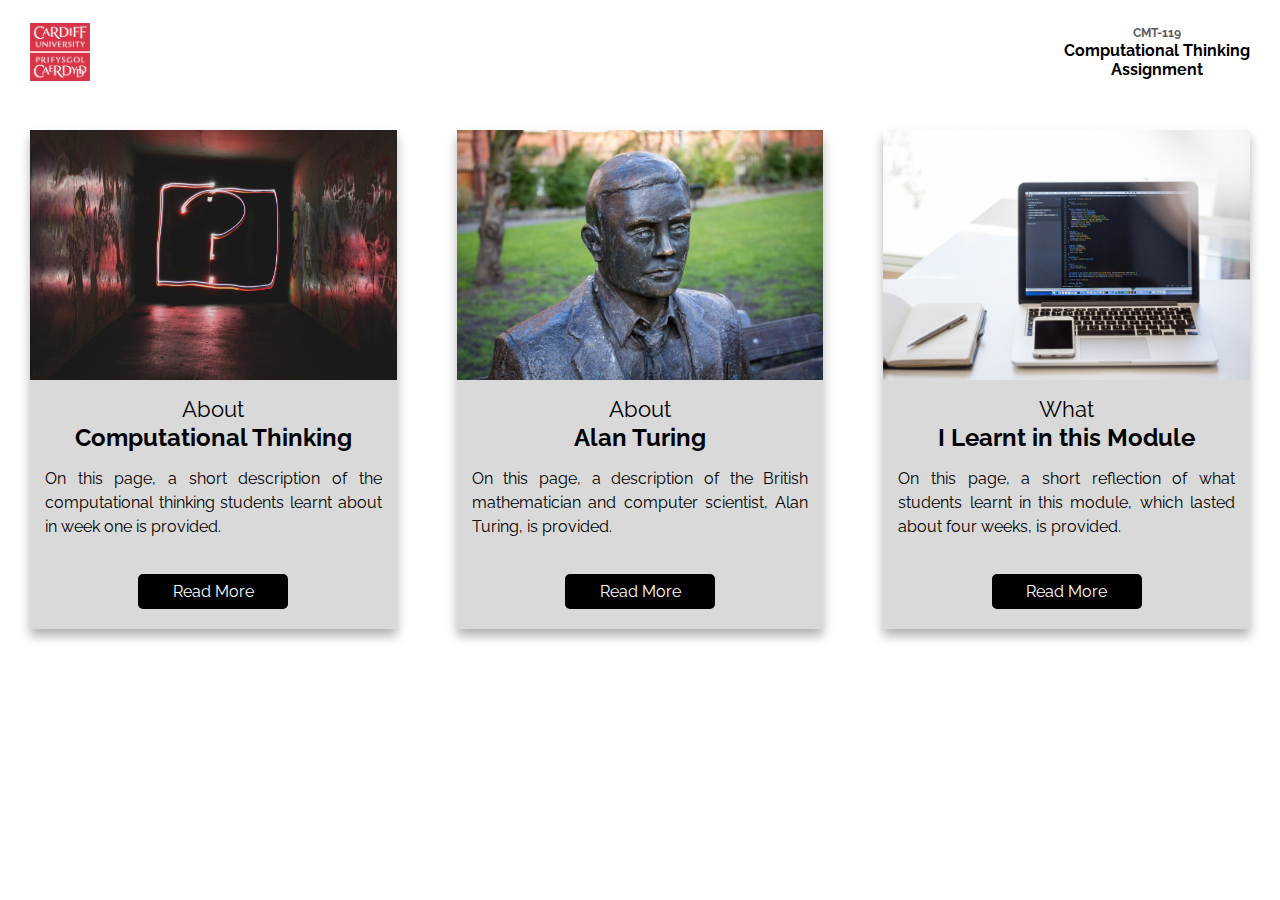
<file: index.html>
<!DOCTYPE html>
<html lang="en">
<head>
    <meta charset="UTF-8">
    <meta http-equiv="X-UA-Compatible" content="IE=edge">
    <meta name="viewport" content="width=device-width, initial-scale=1.0">
    <title>Assignment</title>
    <link rel="stylesheet" href="css/style.css">
    <link rel="preconnect" href="https://fonts.googleapis.com">
    <link rel="preconnect" href="https://fonts.gstatic.com" crossorigin>
    <link href="https://fonts.googleapis.com/css2?family=Raleway:wght@400;500&display=swap" rel="stylesheet">
</head>
<body>
    <header>
        <div class="title-logo">
            <a href="index.html"><img class="logo" src="image/uni-logo.png"></a>
            <h2 class="title"><span class="module-num">CMT-119</span><br>Computational Thinking<br>Assignment</h2>    
        </div>    
    </header>        
    <section class="container">
        <div class="cards">
            <div class="card-img">
                <a href="introduction.html"><img src="image/question.jpg" alt="introduction"></a>
            </div>
            <div class="card-body">
                <h2><span>About</span> <br>Computational Thinking</h2>
                <p>On this page, a short description of the computational thinking students learnt about in week one is provided.</p>
            </div>
            <div class="card-footer">
                <button onclick="location.href='introduction.html'">Read More</button>
            </div>
        </div>
        <div class="cards">
            <div class="card-img">
                <a href="computer_scientist.html"><img src="image/alan_turing.jpg" alt="scientist"></a>
            </div>
            <div class="card-body">
                <h2><span>About</span><br>Alan Turing</h2>
                <p>On this page, a description of the British mathematician and computer scientist, Alan Turing, is provided.</p>
            </div>
            <div class="card-footer">
                <button onclick="location.href='computer_scientist.html'">Read More</button>
            </div>
        </div>
        <div class="cards">
            <div class="card-img">
                <a href="reflection.html"><img src="image/study-ct.jpg" alt="study-ct"></a>
            </div>
            <div class="card-body">
                <h2><span>What</span><br>I Learnt in this Module</h2>
                <p>On this page, a short reflection of what students learnt in this module, which lasted about four weeks, is provided.</p>
            </div>
            <div class="card-footer">
                <button onclick="location.href='reflection.html'">Read More</button>
            </div>
        </div>
    </section>
</body>
</html>
</file>
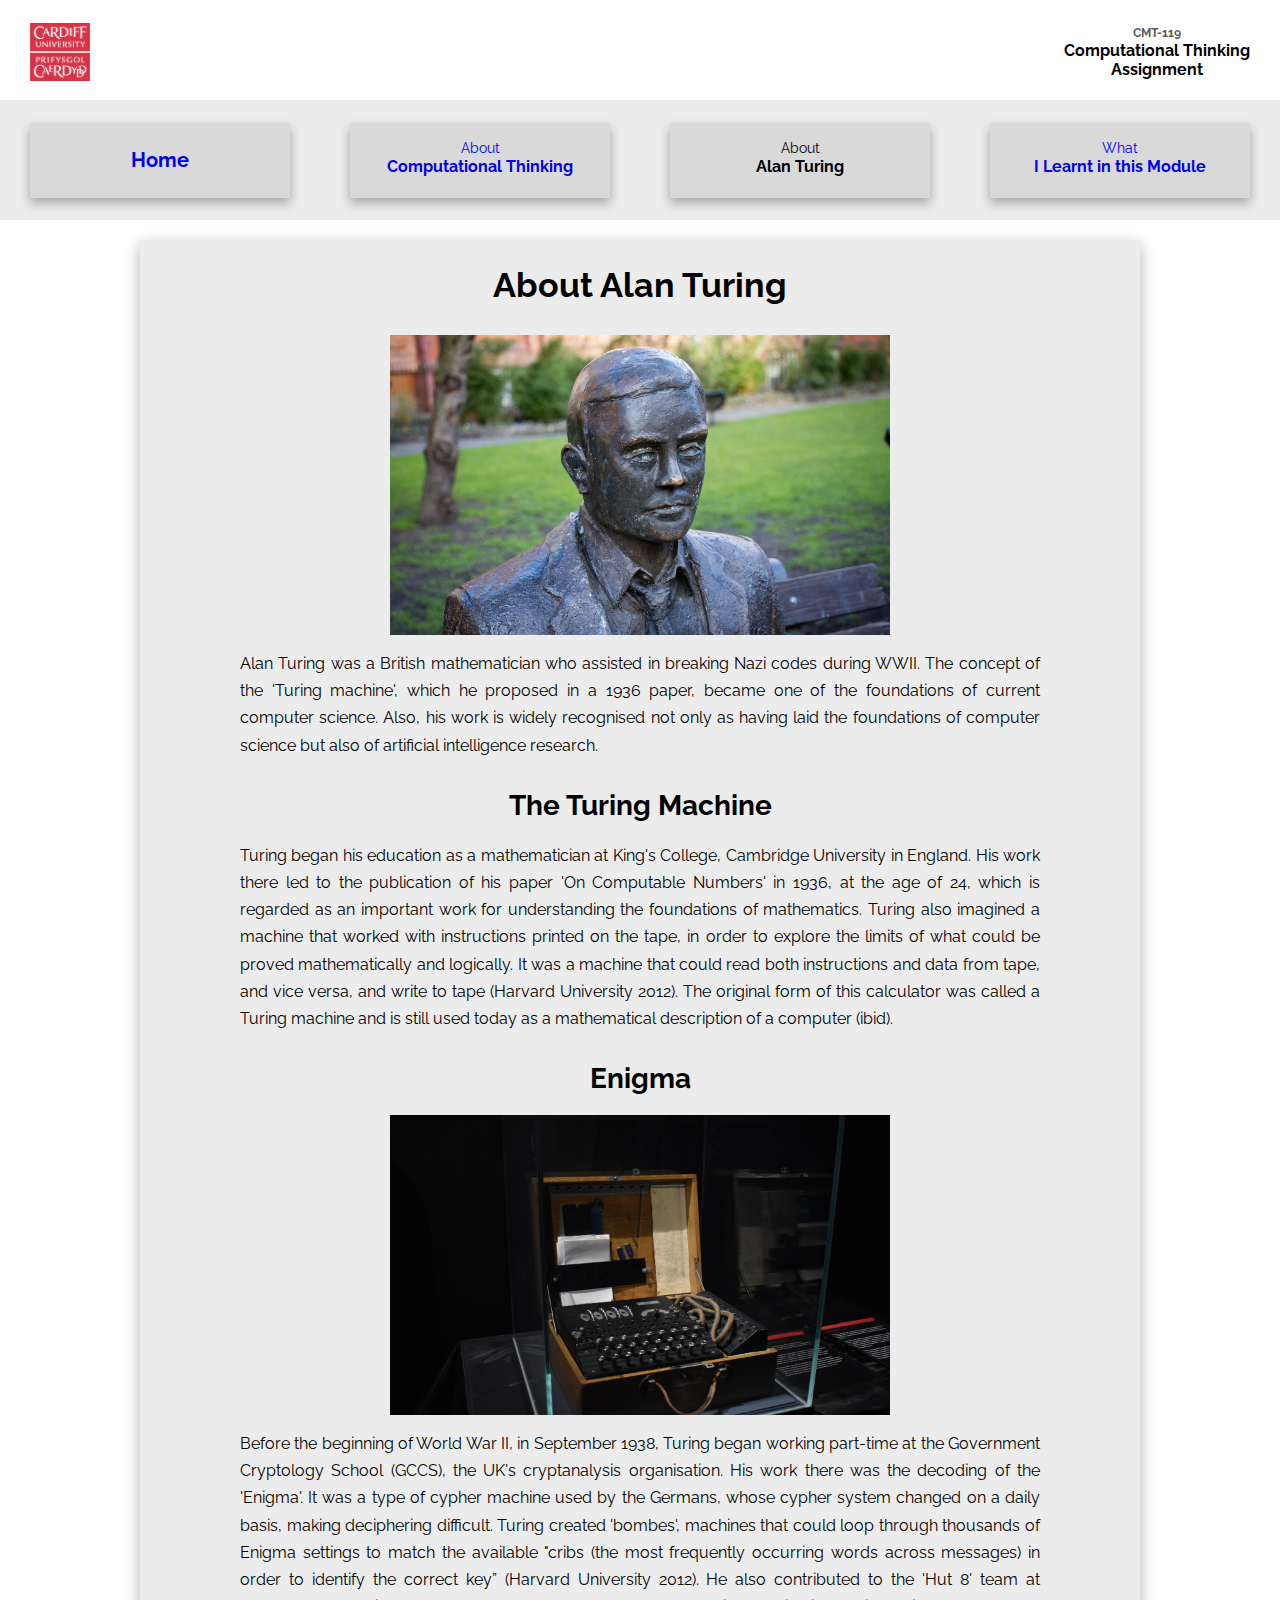
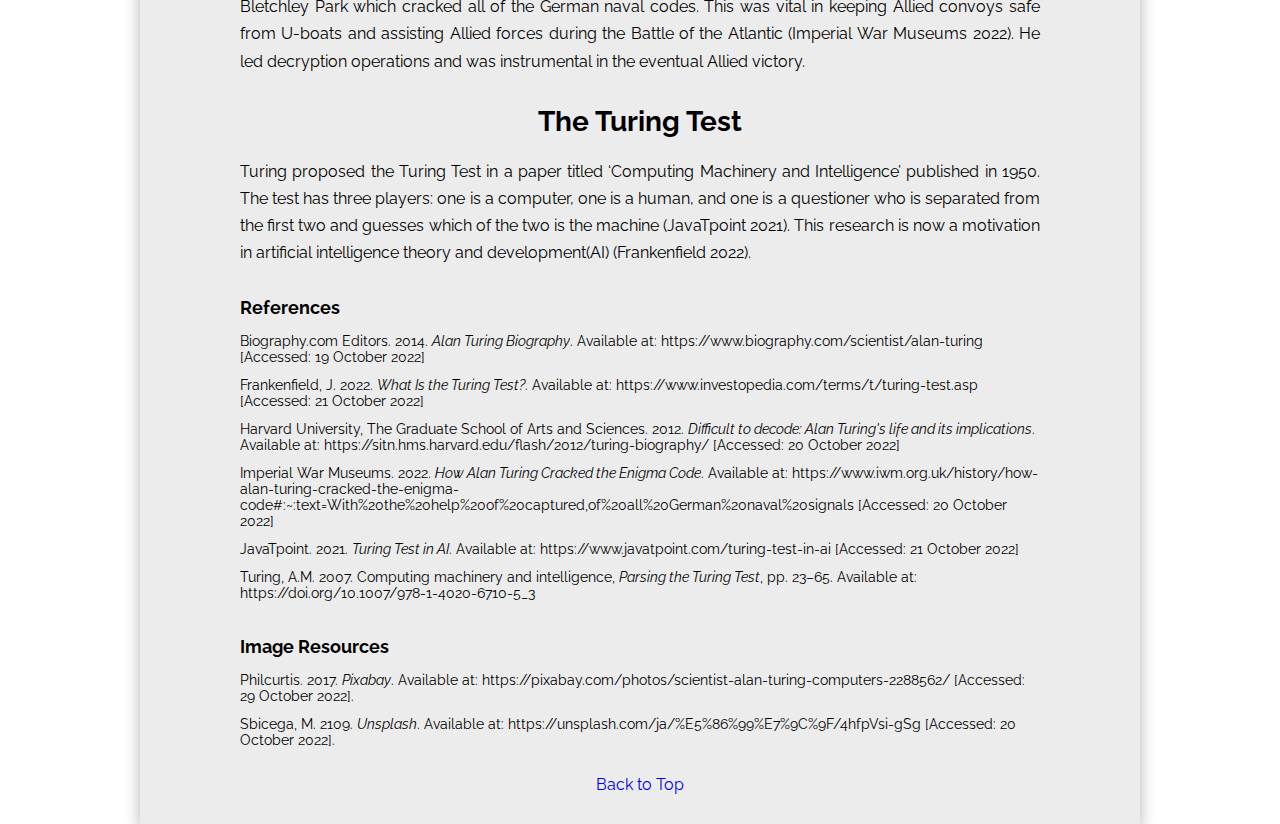
<file: computer_scientist.html>
<!DOCTYPE html>
<html lang="en">
<head>
    <meta charset="UTF-8">
    <meta http-equiv="X-UA-Compatible" content="IE=edge">
    <meta name="viewport" content="width=device-width, initial-scale=1.0">
    <title>Assignment</title>
    <link rel="stylesheet" href="css/style.css">
    <link rel="preconnect" href="https://fonts.googleapis.com">
    <link rel="preconnect" href="https://fonts.gstatic.com" crossorigin>
    <link href="https://fonts.googleapis.com/css2?family=Raleway:wght@400;500&display=swap" rel="stylesheet">
</head>
<body>
    <header id="top">
        <div class="title-logo">
            <a href="index.html"><img class="logo" src="image/uni-logo.png"></a>
            <h2 class="title"><span class="module-num">CMT-119</span><br>Computational Thinking<br>Assignment</h2>    
        </div>    
        <nav>
            <ul class="navigation_bar">
                <li class="nav-item">
                    <a href="index.html">Home</a>
                </li>
                <li class="nav-item">
                    <a href="introduction.html">
                        <span class="nav-item-prefix">About</span><br>Computational Thinking
                    </a>
                </li>
                <li class="nav-item">
                        <span class="nav-item-prefix">About</span><br>Alan Turing
                </li>
                <li class="nav-item">
                    <a href="reflection.html">
                        <span class="nav-item-prefix">What</span><br>I Learnt in this Module
                    </a>
                </li>
            </ul>
        </nav>
    </header>
    <main class="common-page">
        <article>
            <h1 class="common-title" id="top">About Alan Turing</h1>
            <img class="common-img" src="image/alan_turing.jpg">
            <p class="common-paragraph">Alan Turing was a British mathematician who assisted in breaking Nazi codes during WWII. The concept of the 'Turing machine', which he proposed in a 1936 paper, became one of the foundations of current computer science. Also, his work is widely recognised not only as having laid the foundations of computer science but also of artificial intelligence research.</p>
            <h2 class="common-subtitle">The Turing Machine</h2>
            <p class="common-paragraph">Turing began his education as a mathematician at King's College, Cambridge University in England. His work there led to the publication of his paper 'On Computable Numbers' in 1936, at the age of 24, which is regarded as an important work for understanding the foundations of mathematics. Turing also imagined a machine that worked with instructions printed on the tape, in order to explore the limits of what could be proved mathematically and logically. It was a machine that could read both instructions and data from tape, and vice versa, and write to tape (Harvard University 2012). The original form of this calculator was called a Turing machine and is still used today as a mathematical description of a computer (ibid).</p>
            <h2 class="common-subtitle">Enigma</h2>
            <img class="common-img" src="image/machine.jpg">
            <p class="common-paragraph">Before the beginning of World War II, in September 1938, Turing began working part-time at the Government Cryptology School (GCCS), the UK's cryptanalysis organisation. His work there was the decoding of the 'Enigma'. It was a type of cypher machine used by the Germans, whose cypher system changed on a daily basis, making deciphering difficult. Turing created 'bombes', machines that could loop through thousands of Enigma settings to match the available "cribs (the most frequently occurring words across messages) in order to identify the correct key” (Harvard University 2012). He also contributed to the 'Hut 8' team at Bletchley Park which cracked all of the German naval codes. This was vital in keeping Allied convoys safe from U-boats and assisting Allied forces during the Battle of the Atlantic (Imperial War Museums 2022). He led decryption operations and was instrumental in the eventual Allied victory.</p>
            <h2 class="common-subtitle">The Turing Test</h2>
            <p class="common-paragraph">Turing proposed the Turing Test in a paper titled ‘Computing Machinery and Intelligence’ published in 1950. The test has three players: one is a computer, one is a human, and one is a questioner who is separated from the first two and guesses which of the two is the machine (JavaTpoint 2021). This research is now a motivation in artificial intelligence theory and development(AI) (Frankenfield 2022).  
            </p>
        </article>
        <footer class="cs-reference">
            <h3 class="common-reference-title">References</h3>
                <ul class="common-reference-list">
                    <li>Biography.com Editors. 2014. <i>Alan Turing Biography</i>. Available at: https://www.biography.com/scientist/alan-turing [Accessed: 19 October 2022]</li>
                    <li>Frankenfield, J. 2022. <i>What Is the Turing Test?</i>. Available at: https://www.investopedia.com/terms/t/turing-test.asp [Accessed: 21 October 2022]</li>
                    <li>Harvard University, The Graduate School of Arts and Sciences. 2012. <i>Difficult to decode: Alan Turing's life and its implications</i>. Available at: https://sitn.hms.harvard.edu/flash/2012/turing-biography/ [Accessed: 20 October 2022]</li>
                    <li>Imperial War Museums. 2022. <i>How Alan Turing Cracked the Enigma Code</i>. Available at: https://www.iwm.org.uk/history/how-alan-turing-cracked-the-enigma-code#:~:text=With%20the%20help%20of%20captured,of%20all%20German%20naval%20signals [Accessed: 20 October 2022]</li>
                    <li>JavaTpoint. 2021. <i>Turing Test in AI</i>. Available at: https://www.javatpoint.com/turing-test-in-ai [Accessed: 21 October 2022]</li>
                    <li>Turing, A.M. 2007. Computing machinery and intelligence, <i>Parsing the Turing Test</i>, pp. 23–65. Available at: https://doi.org/10.1007/978-1-4020-6710-5_3</li>
                </ul>
            <h3 class="common-image-resources-title">Image Resources</h3>
                <ul class="common-image-resources-list">
                    <li>Philcurtis. 2017. <i>Pixabay</i>. Available at: https://pixabay.com/photos/scientist-alan-turing-computers-2288562/ [Accessed: 29 October 2022].</li>
                    <li>Sbicega, M. 2109. <i>Unsplash</i>. Available at: https://unsplash.com/ja/%E5%86%99%E7%9C%9F/4hfpVsi-gSg [Accessed: 20 October 2022].</li>
                </ul>    
            <div class="jump-top">
                <a href="#top">Back to Top</a>
            </div>     
        </footer>
    </main> 
</body>
</html>
</file>
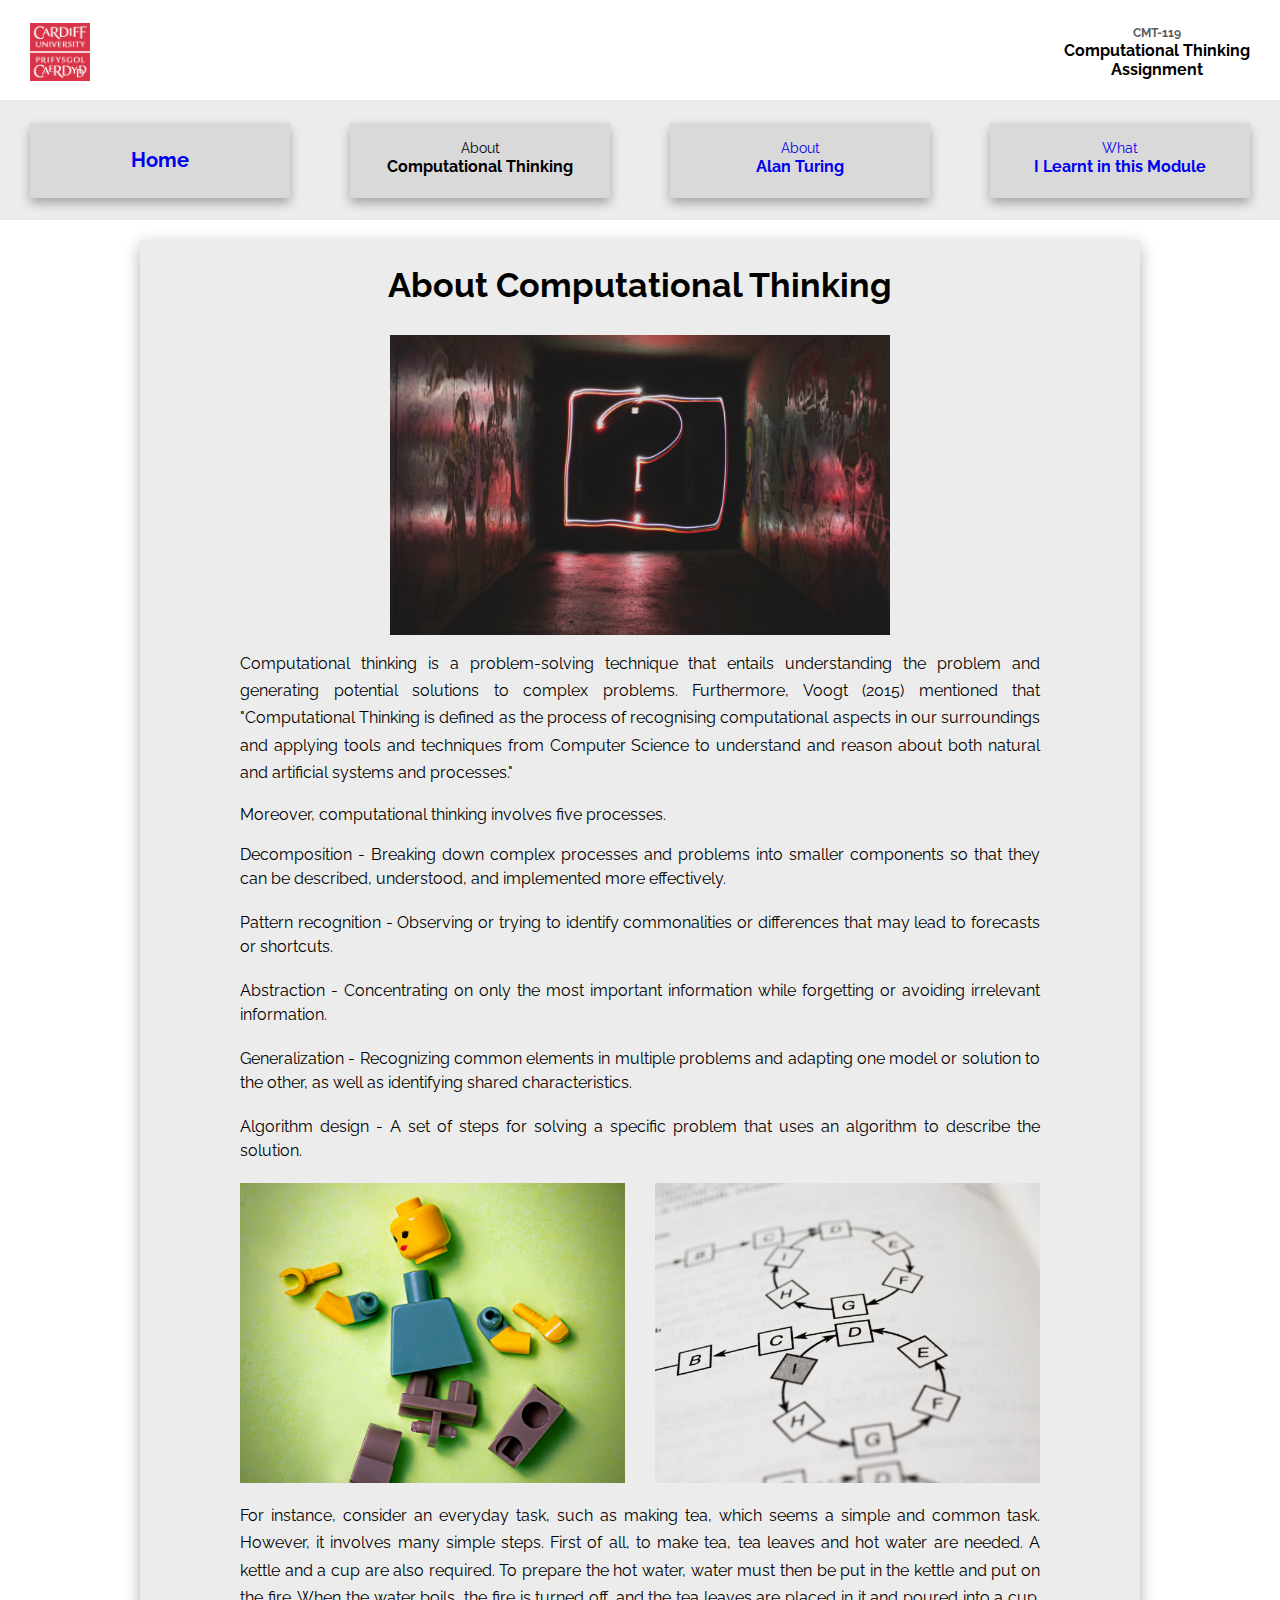
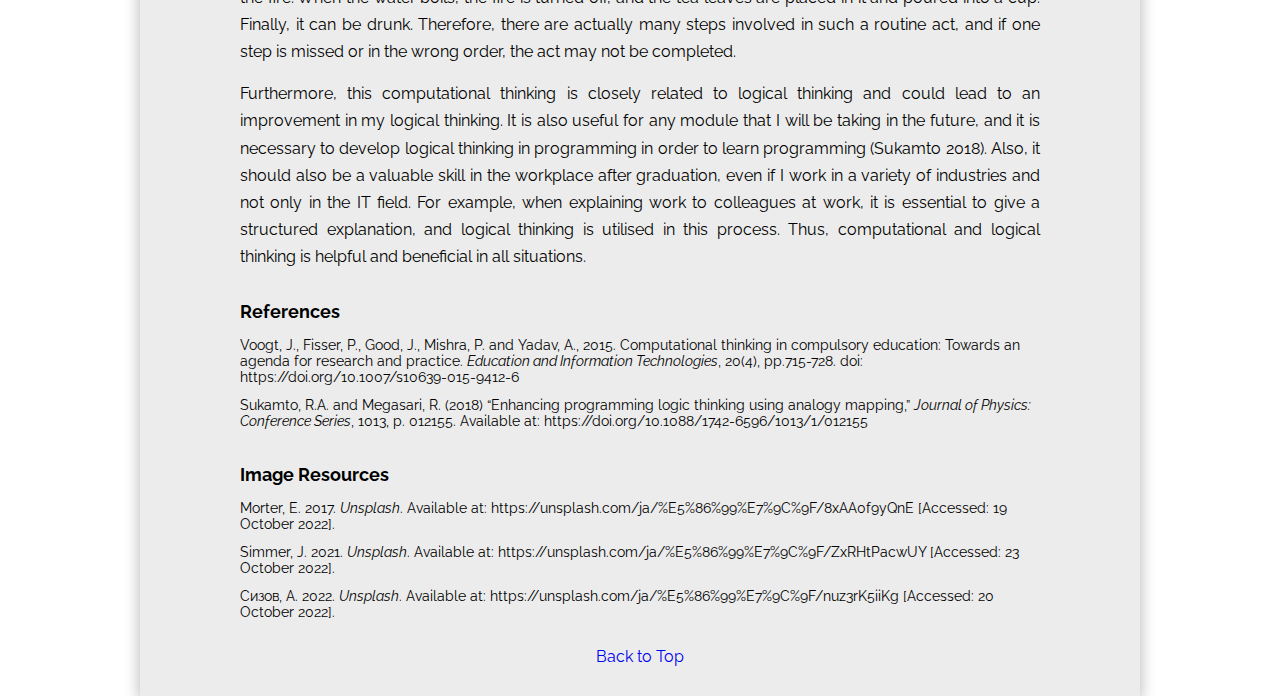
<file: introduction.html>
<!DOCTYPE html>
<html lang="en">
<head>
    <meta charset="UTF-8">
    <meta http-equiv="X-UA-Compatible" content="IE=edge">
    <meta name="viewport" content="width=device-width, initial-scale=1.0">
    <title>Assignment</title>
    <link rel="stylesheet" href="css/style.css">
    <link rel="preconnect" href="https://fonts.googleapis.com">
    <link rel="preconnect" href="https://fonts.gstatic.com" crossorigin>
    <link href="https://fonts.googleapis.com/css2?family=Raleway:wght@400;500&display=swap" rel="stylesheet">
</head>
<body>
    <header  id="top">
        <div class="title-logo">
            <a href="index.html"><img class="logo" src="image/uni-logo.png"></a>
            <h2 class="title"><span class="module-num">CMT-119</span><br>Computational Thinking<br>Assignment</h2>    
        </div>    
        <nav>
            <ul class="navigation_bar">
                <li class="nav-item">
                    <a href="index.html">Home</a>
                </li>
                <li class="nav-item">
                        <span class="nav-item-prefix">About</span><br>Computational Thinking
                </li>
                <li class="nav-item">
                    <a href="computer_scientist.html">
                        <span class="nav-item-prefix">About</span><br>Alan Turing
                    </a>
                </li>
                <li class="nav-item">
                    <a href="reflection.html">
                        <span class="nav-item-prefix">What</span><br>I Learnt in this Module
                    </a>
                </li>
            </ul>
        </nav>
    </header>
    <main class="common-page">
        <article>
            <h1 class="common-title">About Computational Thinking</h1>
            <img class="common-img" src="image/question.jpg">
            <p class="common-paragraph">Computational thinking is a problem-solving technique that entails understanding the problem and generating potential solutions to complex problems. Furthermore, Voogt (2015) mentioned that "Computational Thinking is defined as the process of recognising computational aspects in our surroundings and applying tools and techniques from Computer Science to understand and reason about both natural and artificial systems and processes."</p>
            <p class="common-paragraph">Moreover, computational thinking involves five processes.</p>
            <ul class="ct-list">
                <li>Decomposition - Breaking down complex processes and problems into smaller components so that they can be described, understood, and implemented more effectively.</li>
                <li>Pattern recognition - Observing or trying to identify commonalities or differences that may lead to forecasts or shortcuts.</li>
                <li>Abstraction - Concentrating on only the most important information while forgetting or avoiding irrelevant information.</li>
                <li>Generalization - Recognizing common elements in multiple problems and adapting one model or solution to the other, as well as identifying shared characteristics.</li>
                <li>Algorithm design - A set of steps for solving a specific problem that uses an algorithm to describe the solution.</li>   
            </ul>
            <ul class="ct-img-list">
                <li><img class="ct-img-list-contents" src="image/decomposition.jpg"></li>
                <li><img class="ct-img-list-contents" src="image/algorithm.jpg"></li>
            </ul>
            <p class="common-paragraph">For instance, consider an everyday task, such as making tea, which seems a simple and common task. However, it involves many simple steps. First of all, to make tea, tea leaves and hot water are needed. A kettle and a cup are also required. To prepare the hot water, water must then be put in the kettle and put on the fire. When the water boils, the fire is turned off, and the tea leaves are placed in it and poured into a cup. Finally, it can be drunk. Therefore, there are actually many steps involved in such a routine act, and if one step is missed or in the wrong order, the act may not be completed.</p>
            <p class="common-paragraph">Furthermore, this computational thinking is closely related to logical thinking and could lead to an improvement in my logical thinking. It is also useful for any module that I will be taking in the future, and it is necessary to develop logical thinking in programming in order to learn programming (Sukamto 2018). Also, it should also be a valuable skill in the workplace after graduation, even if I work in a variety of industries and not only in the IT field. For example, when explaining work to colleagues at work, it is essential to give a structured explanation, and logical thinking is utilised in this process. Thus, computational and logical thinking is helpful and beneficial in all situations.</p>    
        </article>
        <footer class="introduction-reference">
            <h3 class="common-reference-title">References</h3>
                <ul class="common-reference-list">
                    <li>Voogt, J., Fisser, P., Good, J., Mishra, P. and Yadav, A., 2015. Computational thinking in compulsory education: Towards an agenda for research and practice. <i>Education and Information Technologies</i>, 20(4), pp.715-728. doi: https://doi.org/10.1007/s10639-015-9412-6</li>
                    <li>Sukamto, R.A. and Megasari, R. (2018) “Enhancing programming logic thinking using analogy mapping,” <i>Journal of Physics: Conference Series</i>, 1013, p. 012155. Available at: https://doi.org/10.1088/1742-6596/1013/1/012155</li>
                </ul>
            <h3 class="common-image-resources-title">Image Resources</h3>
                <ul class="common-image-resources-list">
                    <li>Morter, E. 2017. <i>Unsplash</i>. Available at: https://unsplash.com/ja/%E5%86%99%E7%9C%9F/8xAA0f9yQnE [Accessed: 19 October 2022].</li>
                    <li>Simmer, J. 2021. <i>Unsplash</i>. Available at: https://unsplash.com/ja/%E5%86%99%E7%9C%9F/ZxRHtPacwUY [Accessed: 23 October 2022].</li>
                    <li>Сизов, A. 2022. <i>Unsplash</i>. Available at: https://unsplash.com/ja/%E5%86%99%E7%9C%9F/nuz3rK5iiKg [Accessed: 20 October 2022].</li>
                </ul>
            <div class="jump-top">
                <a href="#top">Back to Top</a>
            </div>     
        </footer>
    </main> 
</body>
</html>
</file>
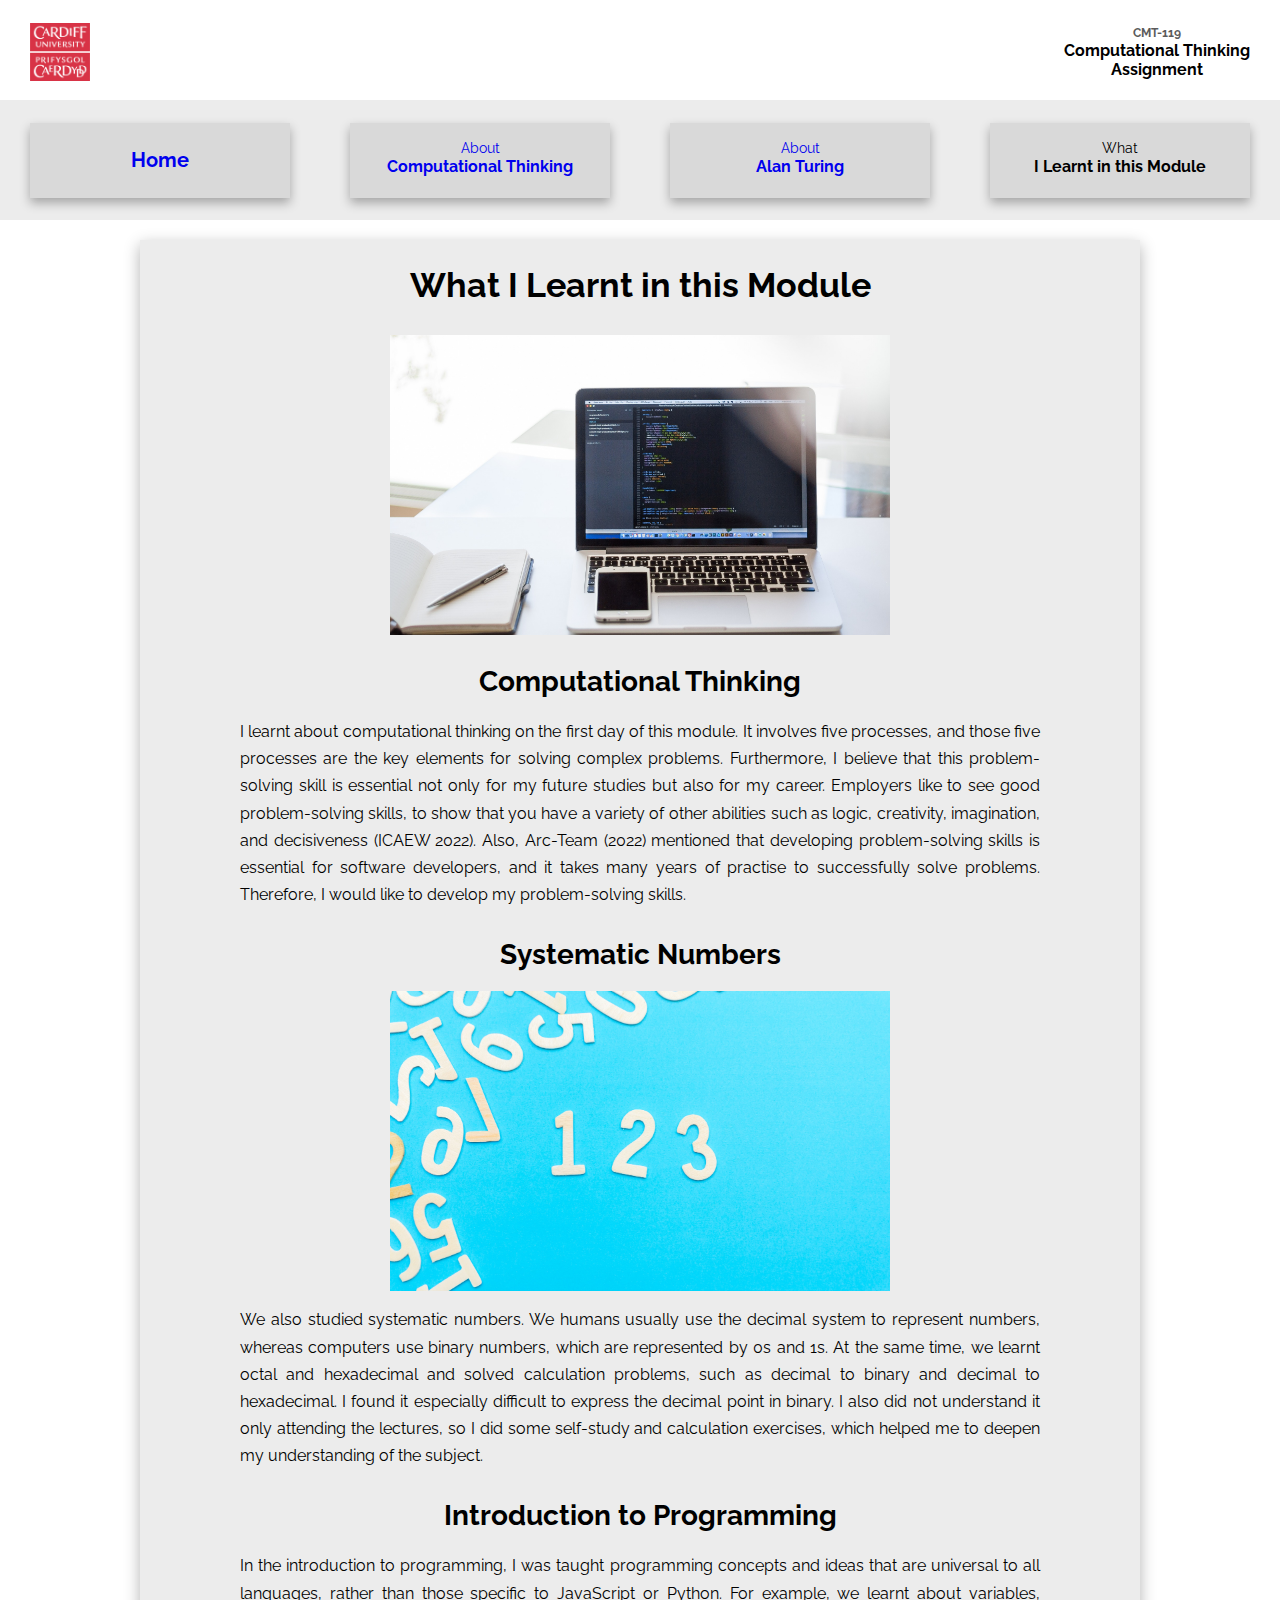
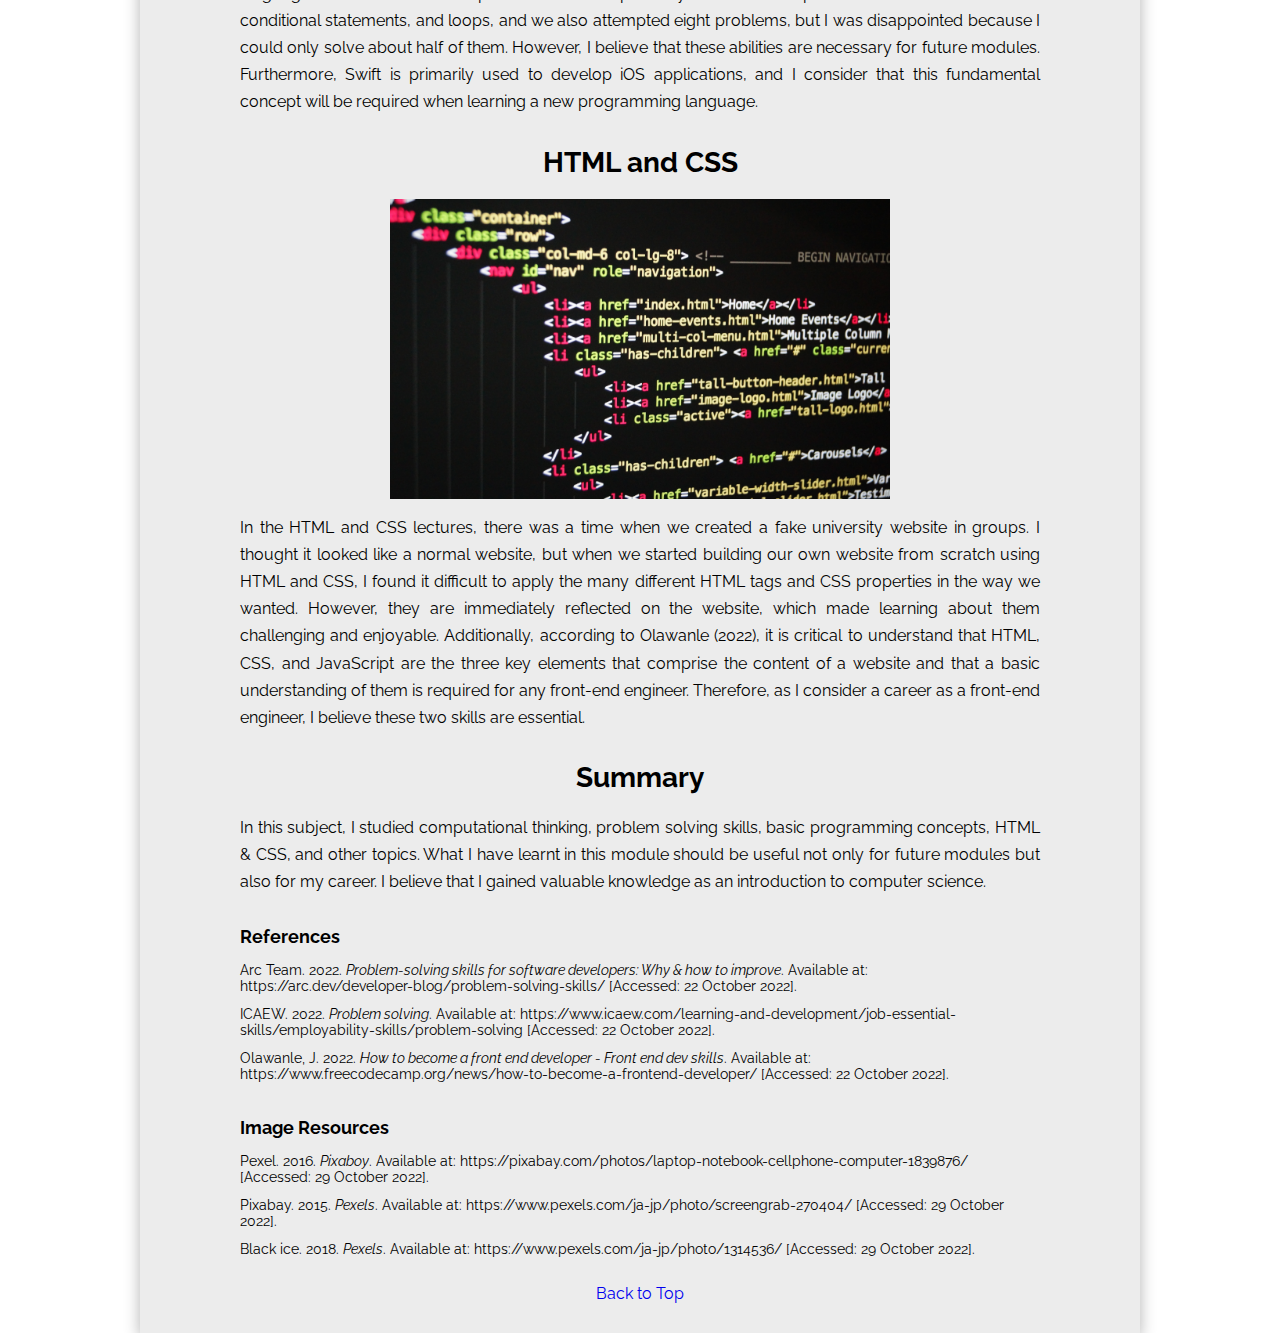
<file: reflection.html>
<!DOCTYPE html>
<html lang="en">
<head>
    <meta charset="UTF-8">
    <meta http-equiv="X-UA-Compatible" content="IE=edge">
    <meta name="viewport" content="width=device-width, initial-scale=1.0">
    <title>Assignment</title>
    <link rel="stylesheet" href="css/style.css">
    <link rel="preconnect" href="https://fonts.googleapis.com">
    <link rel="preconnect" href="https://fonts.gstatic.com" crossorigin>
    <link href="https://fonts.googleapis.com/css2?family=Raleway:wght@400;500&display=swap" rel="stylesheet">
</head>
<body>
    <header id="top">
        <div class="title-logo">
            <a href="index.html"><img class="logo" src="image/uni-logo.png"></a>
            <h2 class="title"><span class="module-num">CMT-119</span><br>Computational Thinking<br>Assignment</h2>    
        </div>    
        <nav>
            <ul class="navigation_bar">
                <li class="nav-item">
                    <a href="index.html">Home</a>
                </li>
                <li class="nav-item">
                    <a href="introduction.html">
                        <span class="nav-item-prefix">About</span><br>Computational Thinking
                    </a>
                </li>
                <li class="nav-item">
                    <a href="computer_scientist.html">
                        <span class="nav-item-prefix">About</span><br>Alan Turing
                    </a>
                </li>
                <li class="nav-item">
                        <span class="nav-item-prefix">What</span><br>I Learnt in this Module
                </li>
            </ul>
        </nav>    
    </header>
    <main class="common-page">
        <article>
            <h1 class="common-title" id="top">What I Learnt in this Module</h1>
            <img class="common-img" src="image/study-ct.jpg">
            <h2 class="common-subtitle">Computational Thinking</h2>
            <p class="common-paragraph">I learnt about computational thinking on the first day of this module. It involves five processes, and those five processes are the key elements for solving complex problems. Furthermore, I believe that this problem-solving skill is essential not only for my future studies but also for my career. Employers like to see good problem-solving skills, to show that you have a variety of other abilities such as logic, creativity, imagination, and decisiveness (ICAEW 2022). Also, Arc-Team (2022) mentioned that developing problem-solving skills is essential for software developers, and it takes many years of practise to successfully solve problems. Therefore, I would like to develop my problem-solving skills.</p>
            <h2 class="common-subtitle">Systematic Numbers</h2>
            <img class="common-img" src="image/numbers.jpg">
            <p class="common-paragraph">We also studied systematic numbers. We humans usually use the decimal system to represent numbers, whereas computers use binary numbers, which are represented by 0s and 1s. At the same time, we learnt octal and hexadecimal and solved calculation problems, such as decimal to binary and decimal to hexadecimal. I found it especially difficult to express the decimal point in binary. I also did not understand it only attending the lectures, so I did some self-study and calculation exercises, which helped me to deepen my understanding of the subject.</p>
            <h2 class="common-subtitle">Introduction to Programming</h2>
            <p class="common-paragraph">In the introduction to programming, I was taught programming concepts and ideas that are universal to all languages, rather than those specific to JavaScript or Python. For example, we learnt about variables, conditional statements, and loops, and we also attempted eight problems, but I was disappointed because I could only solve about half of them. However, I believe that these abilities are necessary for future modules. Furthermore, Swift is primarily used to develop iOS applications, and I consider that this fundamental concept will be required when learning a new programming language.</p>
            <h2 class="common-subtitle">HTML and CSS</h2>
            <img class="common-img" src="image/html.jpg">
            <p class="common-paragraph">In the HTML and CSS lectures, there was a time when we created a fake university website in groups. I thought it looked like a normal website, but when we started building our own website from scratch using HTML and CSS, I found it difficult to apply the many different HTML tags and CSS properties in the way we wanted. However, they are immediately reflected on the website, which made learning about them challenging and enjoyable. Additionally, according to Olawanle (2022), it is critical to understand that HTML, CSS, and JavaScript are the three key elements that comprise the content of a website and that a basic understanding of them is required for any front-end engineer. Therefore, as I consider a career as a front-end engineer, I believe these two skills are essential.</p>
            <h2 class="common-subtitle">Summary</h2>
            <p class="common-paragraph">In this subject, I studied computational thinking, problem solving skills, basic programming concepts, HTML & CSS, and other topics. What I have learnt in this module should be useful not only for future modules but also for my career. I believe that I gained valuable knowledge as an introduction to computer science.</p>
        </article>
        <footer class="reflection-reference">
            <h3 class="common-reference-title">References</h3>
                <ul class="common-reference-list">
                    <li>Arc Team. 2022. <i>Problem-solving skills for software developers: Why & how to improve</i>. Available at: https://arc.dev/developer-blog/problem-solving-skills/ [Accessed: 22 October 2022].</li>
                    <li>ICAEW. 2022. <i>Problem solving</i>. Available at: https://www.icaew.com/learning-and-development/job-essential-skills/employability-skills/problem-solving [Accessed: 22 October 2022].</li>
                    <li>Olawanle, J. 2022. <i>How to become a front end developer - Front end dev skills</i>. Available at: https://www.freecodecamp.org/news/how-to-become-a-frontend-developer/ [Accessed: 22 October 2022].</li>
                </ul>
            <h3 class="common-image-resources-title">Image Resources</h3>
                <ul class="common-image-resources-list">
                    <li>Pexel. 2016. <i>Pixaboy</i>. Available at: https://pixabay.com/photos/laptop-notebook-cellphone-computer-1839876/ [Accessed: 29 October 2022].</li>
                    <li>Pixabay. 2015. <i>Pexels</i>. Available at: https://www.pexels.com/ja-jp/photo/screengrab-270404/ [Accessed: 29 October 2022].</li>
                    <li>Black ice. 2018. <i>Pexels</i>. Available at: https://www.pexels.com/ja-jp/photo/1314536/ [Accessed: 29 October 2022].</li>
                </ul>     
            <div class="jump-top">
                <a href="#top">Back to Top</a>
            </div>    
        </footer>
    </main>
</body>
</html>
</file>
<file: css/style.css>
*{
    box-sizing: border-box;
    margin: 0;
    padding: 0;
    font-family: 'Raleway', sans-serif;
}

a {
    text-decoration: none;
}





/* header↓ */
.title-logo {
    display: flex;
    background-size: 100%;
    background-color: white;
    height: 100px;
    align-items: center;
    margin: 0;
    padding: 0;
    justify-content: space-between;
}

.logo {
    width: 60px;
    margin-top: 7.5px;
    margin-left: 30px;
}

.title {
    font-size: 16px;
    padding: 0px;
    margin-right: 30px;
    text-align: center;
}

.module-num{
    color: #5B5B5B;
    font-size: 12px;
}





/* home main↓ */
.container {
    display: flex;
    justify-content: center;
}

.cards {
    width: 30%;
    margin: 30px;
    background-color: #D9D9D9;
    box-shadow: 0 7px 10px 0 rgba(0, 0, 0, .3);
}

.card-img img{
    width: 100%;
    height: 250px;
    object-fit: cover;
}

.card-body h2 {
    text-align: center;
    padding-top: 10px; 
}

.card-body span {
    font-size: 22px;
    font-weight: 400;
}

.card-body p {
    margin-bottom: 10px;
    padding: 15px;
    text-align: justify;
    line-height: 1.5;
}

.card-footer {
    display: flex;
    justify-content: center;
    align-items: center;
    padding: 10px;
}

.card-footer button {
    width: 150px;
    background-color: black;
    color: white;
    border-radius: 5px;
    border: 2px solid black;
    padding: 6px;
    font-size: 16px;
    cursor: pointer;
    margin-bottom: 10px;
    transition: 0.2s;
}

.card-footer button:hover {
    background-color: white;
    color: black;
    border: 2px solid black;
}




/* header navigation↓ */
.navigation_bar {
    list-style: none;
    display: flex;
    background-size: 100%;
    background-color: #ECECEC;
    height: 120px;
    justify-content: center;
}

.nav-item {
    background-color: #D9D9D9;
    font-size: 16px;
    font-weight: bold;
    height: 75px;
    width: 350px;
    text-align: center;
    margin: 22.5px 30px 22.5px 30px;
    align-items: center;
    padding-top: 15px;
    box-shadow: 0 5px 10px 0 rgba(0, 0, 0, .3);
}

.nav-item:first-child {
    font-size: 20px;
    padding-top: 25px;
}

.nav-item-prefix {
    font-size: 14px;
    font-weight: 400; 
}





/* Common structure of the three pages↓ */
.common-page {
    background-color: #ECECEC;
    width: 1000px;
    margin: 0px auto;
    box-shadow: 0 5px 15px 0 rgba(0, 0, 0, .3);
}

.common-title {
    font-size: 34px;
    text-align: center;
    margin: 20px 50px;
    padding-top: 25px;
    padding-bottom: 10px;
}

.common-subtitle {
    font-size: 28px;
    text-align: center;
    margin: 20px 50px;
    padding-top: 10px;
}

.common-paragraph {
    margin: 15px 100px;
    padding: 0px 0px;
    text-align: justify;
    line-height: 1.7;
}

.common-img {
    display: block;
    margin:auto;
    width: 500px;
    height: 300px;
    object-fit: cover;
}

.common-reference-title {
    font-size: 18px;
    margin: 15px 100px 10px 100px;
    padding-top: 15px;
}

.common-reference-list li{
    font-size: 14px;
    list-style: none;
    padding: 5px 0px;
    margin: 2px 100px;
}

.common-image-resources-title {
    font-size: 18px;
    margin: 15px 100px 10px 100px;
    padding-top: 15px;
}

.common-image-resources-list li{
    font-size: 14px;
    list-style: none;
    padding: 5px 0px;
    margin: 2px 100px;
}

.jump-top {
    text-align: center;
    padding: 20px 0px 30px 0px;
}





/* Introduction.html↓ */
.ct-list li{
    list-style: none;
    padding-bottom: 10px;
    margin: 0px 100px 10px 100px;
    text-align: justify;
    line-height: 1.5; 
}

.ct-img-list {
    list-style: none;
    display: flex;
    justify-content: space-between;
    margin-right: 100px;
    margin-left: 100px;
}

.ct-img-list-contents {
    margin-left: auto;
    margin-right: auto;
    width: 385px;
    height: 300px;
    object-fit: cover;
}





@media (max-width: 850px) {
    .container {
        display: inline-block;
        margin-right: 30px;
        margin-left: 30px;
    }   
    .cards {
        width: 100%;
        margin-top: 30px;
        margin-left: 0px;
    } 
}





@media (max-width: 850px) {    
    .navigation_bar {
        display: inline-block;
        width: 100%;
        height: 375px;
        justify-content: center;
    }

    .nav-item {
        margin: 15px 0px;
        width: 100%;
    }

    .common-page {
        width: 100%;
        margin: 10px 0px 10px 0px;
    }

    .common-title {
        padding-bottom: 5px;
        text-align: left;
    }

    .common-subtitle {
        text-align: left;
    }
    
    .common-paragraph {
        margin: 0px 30px 0px 30px;
        padding: 10px 0px 10px 0px;
    }

    .common-img {
        width: 70%;
    }

    .common-reference-title {
        text-align: left;
        margin-left: 30px;
    }

    .common-reference-list li{
        text-align: left;
        margin-left: 30px;
    }

    .common-image-resources-title {
        text-align: left;
        margin-left: 30px;
    }

    .common-image-resources-list li{
        text-align: left;
        margin-left: 30px;
    }

    .jump-top {
        text-align: right;
        margin-right: 30px;
    }

    /* index.html↓ */
    .ct-list li {
        margin: 10px 30px;
    }
    
    .ct-img-list {
        display: inline-block;
    }

    .ct-img-list-contents {
        width: 100%;
        margin-left: 25px;
    }
}
</file>
